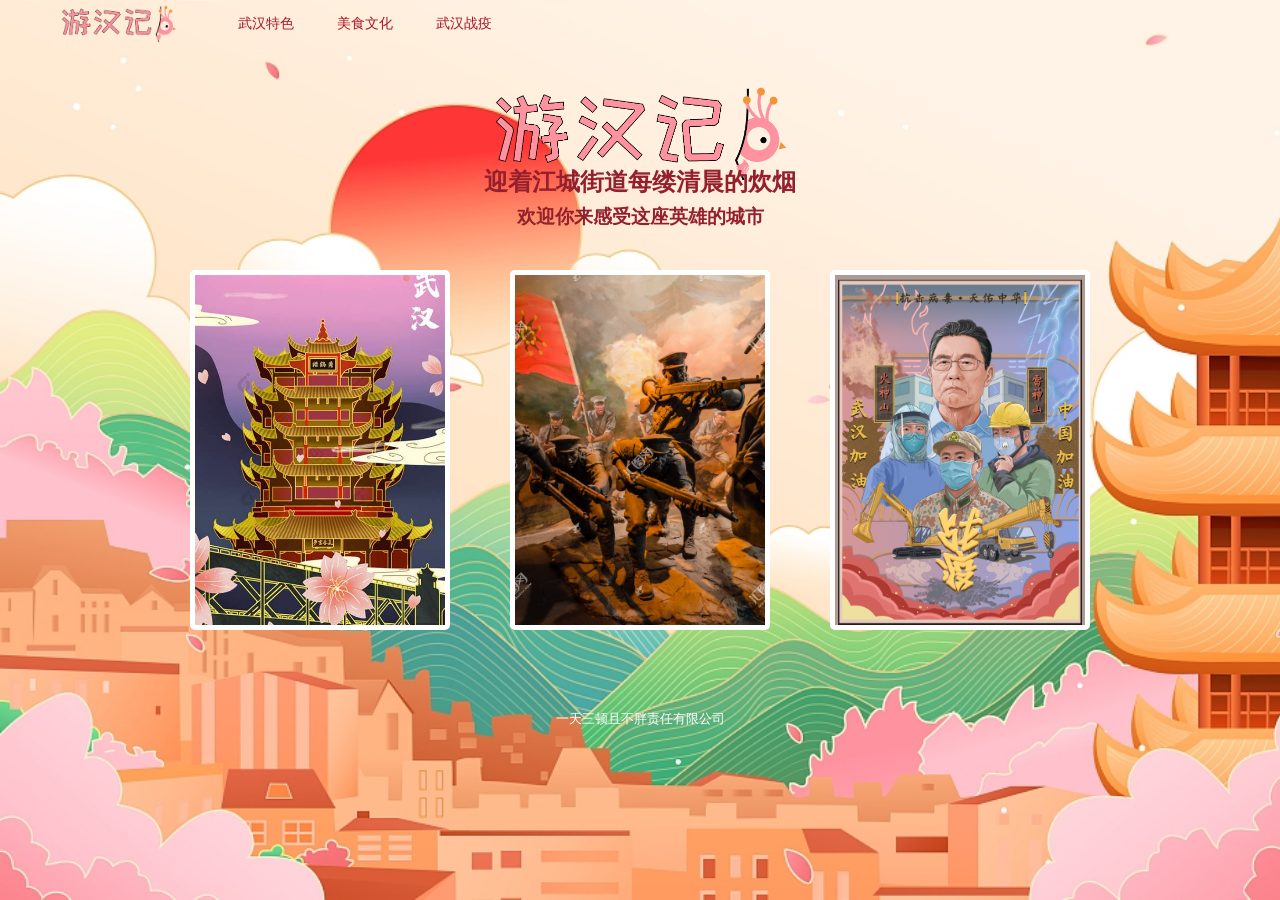
<file: zqsbs/index.html>
<!DOCTYPE html>
<html lang="en">

<head>
    <meta charset="UTF-8">
    <meta http-equiv="X-UA-Compatible" content="IE=edge">
    <meta name="viewport" content="width=device-width, initial-scale=1.0">
    <link rel="stylesheet" href="./css/index.css">
    <link rel="stylesheet" href="./css/header.css">
    <title>武理奇遇</title>
</head>

<body>
    <div class="header">
        <div class="logo">
            <a href="./index.html"><img src="./images/icon/logo.png" alt="logo"></a>
        </div>
        <div class="nav">
            <ul id="nav">
                <li><a class="aa" href="./html/whts.html">武汉特色</a></li>
                <li><a class="aa" href="./html/mswh.html">美食文化</a></li>
                <li><a class="aa" href="./html/whzy.html">武汉战疫</a></li>
            </ul>
        </div>
    </div>

    <div class="container">
        <div class="logo2">
            <img src="./images/icon/logo.png" alt="logo">
        </div>
        <h2 class="word">迎着江城街道每缕清晨的炊烟</h2>
        <h3 class="word">欢迎你来感受这座英雄的城市</h3>
    </div>
    <div class="shell">
        <div class="box">
            <div class="images">
                <img src="./images/index/i1.png" alt="whts" />
            </div>
            <div class="content">
                <a href="./html/whts.html" target="">
                    <h2>武汉特色</h2>
                </a>
            </div>
        </div>
        <div class="box">
            <div class="images">
                <img src="./images/index/i3.png" alt="" />
            </div>
            <div class="content">
                <a href="./html/mswh.html" target="">
                    <h2>美食文化</h2>
                </a>
            </div>
        </div>
        <div class="box">
            <div class="images">
                <img src="./images/index/i4.png" alt="" />
            </div>
            <div class="content">
                <a href="./html/whzy.html" target="">
                    <h2>武汉战疫</h2>
                </a>
            </div>
        </div>
    </div>
    <div class="footer">
        <p>一天三顿且不胖责任有限公司</p>
    </div>
</body>
<script src="./js/hownav.js"></script>

</html>
</file>
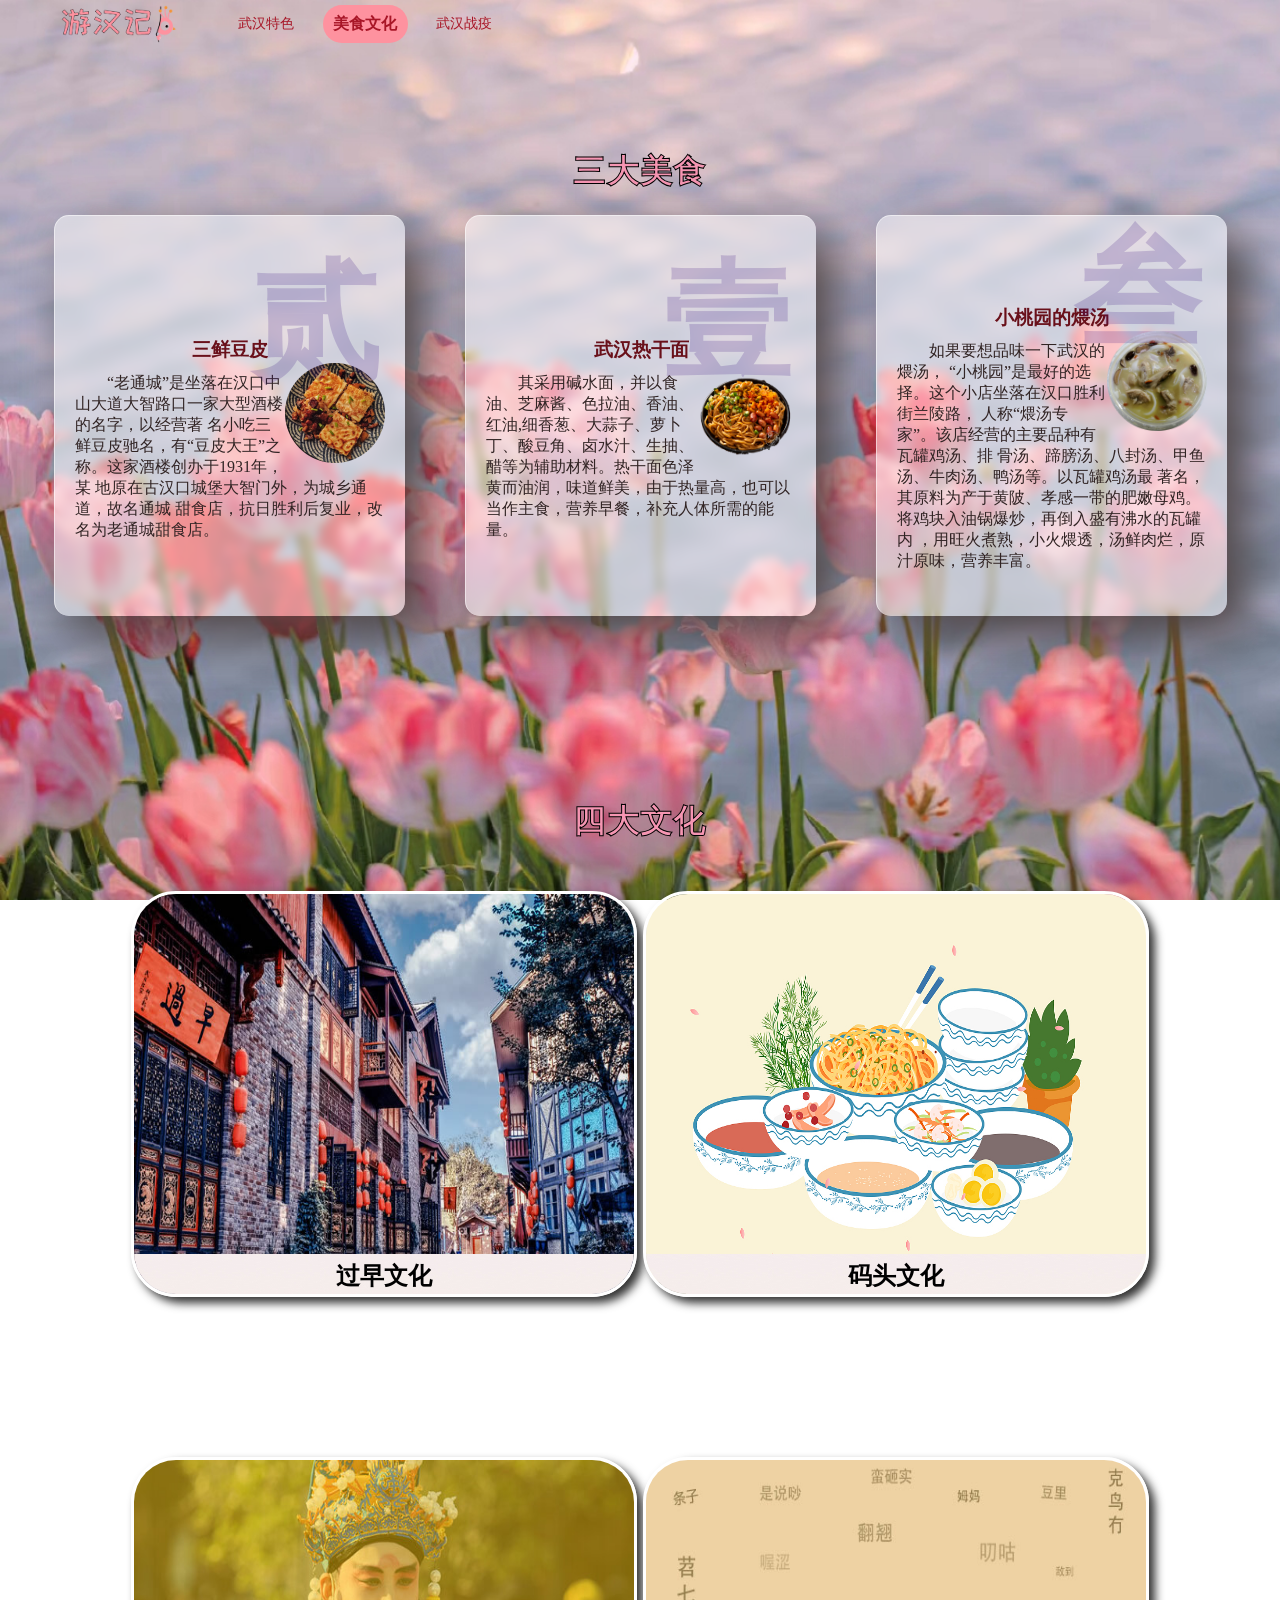
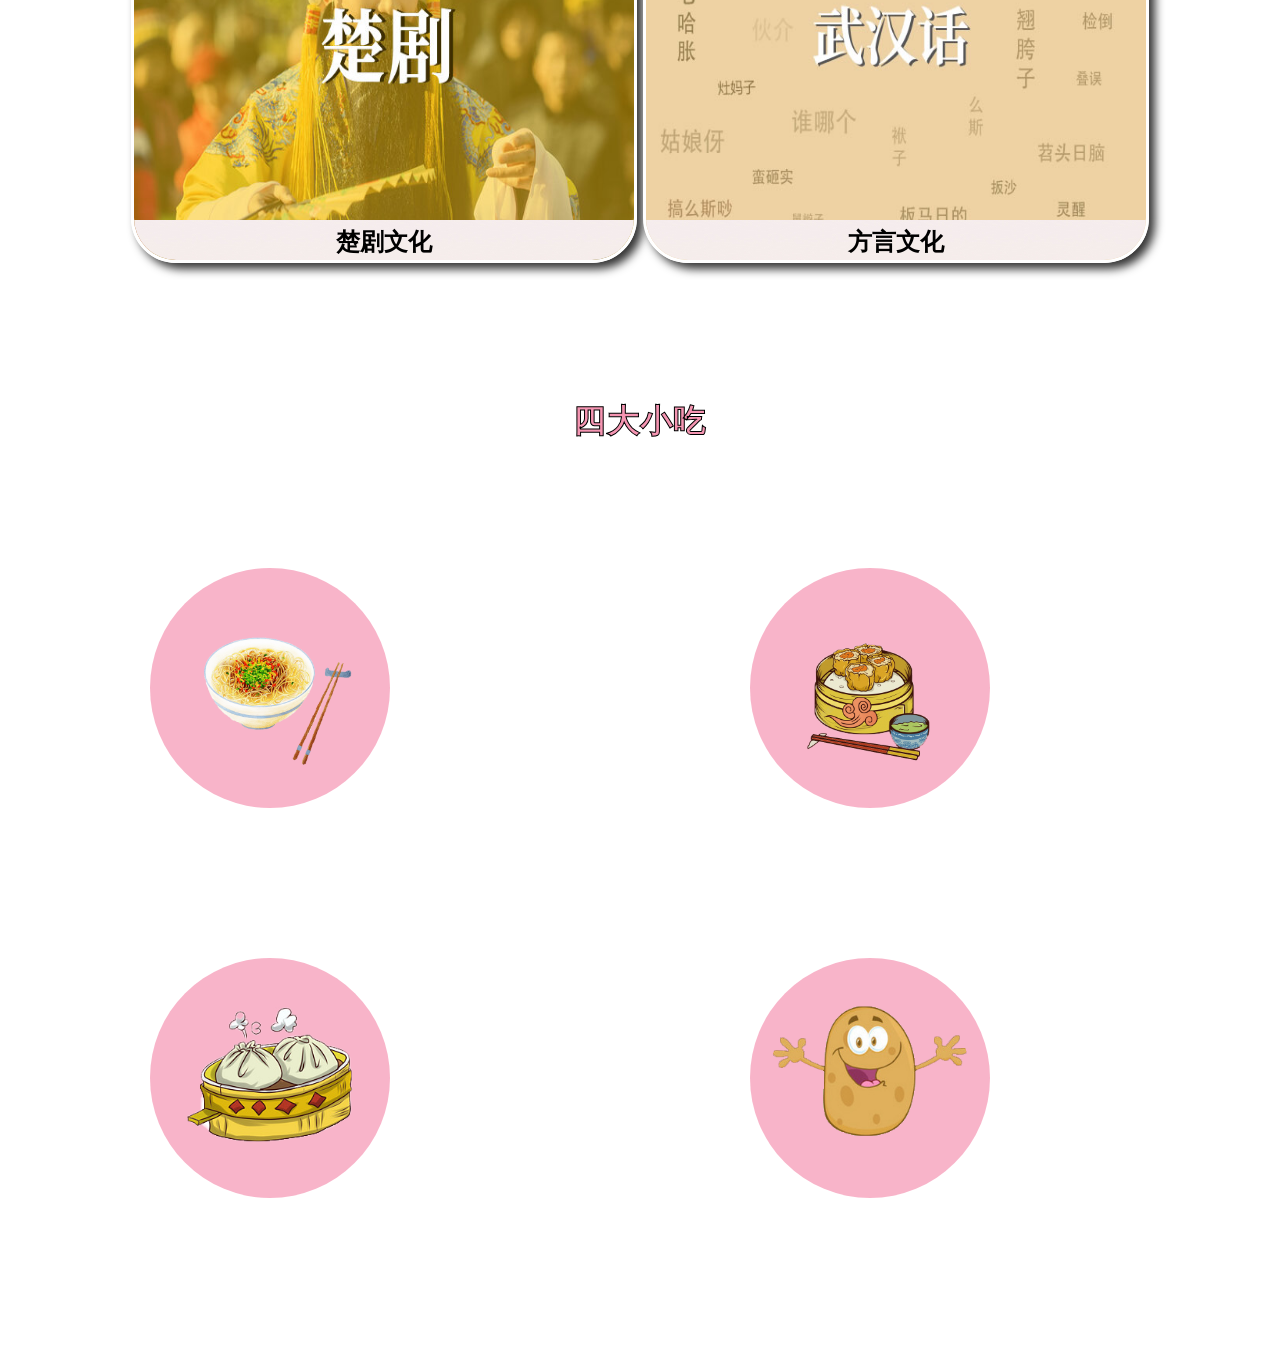
<file: zqsbs/html/mswh.html>
<!DOCTYPE html>
<html lang="en">

<head>
    <meta charset="UTF-8">
    <meta http-equiv="X-UA-Compatible" content="IE=edge">
    <meta name="viewport" content="width=device-width, initial-scale=1.0">
    <link rel="stylesheet" href="../css/header.css">
    <link rel="stylesheet" href="../css/mswh.css">
    <title>美食文化</title>
</head>

<body>
    <div class="header">
        <div class="logo">
            <a href="../index.html"><img src="../images/icon/logo.png" alt="logo"></a>
        </div>
        <div class="nav">
            <ul id="nav">
                <li><a class="aa" href="./whts.html">武汉特色</a></li>
                <li class="one"><a href="./mswh.html">美食文化</a></li>
                <li><a class="aa" href="./whzy.html">武汉战疫</a></li>
            </ul>
        </div>
    </div>
    <h1 class="biaot">三大美食</h1>
    <div class="container_board">
        <div class="card_board">
            <div class="content_board">
                <h2>贰</h2>
                <h3>三鲜豆皮</h3>
                <img src="../images/mstj/sxdp.png" alt="">
                <p>&emsp;&emsp;“老通城”是坐落在汉口中山大道大智路口一家大型酒楼的名字，以经营著 名小吃三鲜豆皮驰名，有“豆皮大王”之称。这家酒楼创办于1931年，某 地原在古汉口城堡大智门外，为城乡通道，故名通城 甜食店，抗日胜利后复业，改名为老通城甜食店。
                </p>
            </div>
        </div>
        <div class="card_board">
            <div class="content_board">
                <h2>壹</h2>
                <h3>武汉热干面</h3>
                <img src="../images/mstj/rgm2.png" alt="">
                <p>&emsp;&emsp;其采用碱水面，并以食油、芝麻酱、色拉油、香油、红油,细香葱、大蒜子、萝卜丁、酸豆角、卤水汁、生抽、醋等为辅助材料。热干面色泽黄而油润，味道鲜美，由于热量高，也可以当作主食，营养早餐，补充人体所需的能量。</p>
            </div>
        </div>
        <div class="card_board">
            <div class="content_board">
                <h2>叁</h2>
                <h3>小桃园的煨汤</h3>
                <img src="../images/mstj/wt.png" alt="">
                <p>&emsp;&emsp;如果要想品味一下武汉的煨汤， “小桃园”是最好的选择。这个小店坐落在汉口胜利街兰陵路， 人称“煨汤专家”。该店经营的主要品种有瓦罐鸡汤、排 骨汤、蹄膀汤、八封汤、甲鱼汤、牛肉汤、鸭汤等。以瓦罐鸡汤最 著名，其原料为产于黄陂、孝感一带的肥嫩母鸡。将鸡块入油锅爆炒，再倒入盛有沸水的瓦罐内 ，用旺火煮熟，小火煨透，汤鲜肉烂，原汁原味，营养丰富。</p>
            </div>
        </div>
    </div>

    <h1 class="biaot2">四大文化</h1>
    <div class="container_culture">
        <div class="card">
            <div class="img">
                <img src="../images/mswh/guozao.jpg" alt="">
            </div>
            <div class="content">
                <h2>过早文化</h2>
                <p>
                    &emsp;&emsp;武汉之所以形成“过早”的文化，与武汉的重要地理位置密不可分。环抱两江的武汉近代以来是重要的商贸码头。在匆忙的赶工路上来不及吃早餐，只能在路上买着边走边吃。渐渐地，过早成了武汉的一种习惯，一种习俗。“过”字带有着的仪式感，足以表明武汉人对早餐的重视态度；同时，与“吃早餐”这种说法相比，“过早”二字，总是带有着匆忙赶时间的意味。
                </p>
            </div>
        </div>
        <div class="card">
            <div class="img">
                <img src="../images/mswh/matou.jpg" alt="">
            </div>
            <div class="content">
                <h2>码头文化</h2>
                <p>
                    &emsp;&emsp;作为九省通衢之地，武汉紧靠着长江这条母亲河，这条从古至今都很繁忙的黄金水道，为了承接货物，流转货物，诞生了大大小小的码头，很多人为了谋生，便在码头扛大包，卖苦力，每天身体热量消耗很大，很需要既能快速填饱肚子，又很实惠的食物。
                </p>
            </div>
        </div>
    </div>
    <div class="container_culture">
        <div class="card">
            <div class="img">
                <img src="../images/mswh/chuju.jpg" alt="">
            </div>
            <div class="content">
                <h2>楚剧文化</h2>
                <p>
                    &emsp;&emsp;楚剧,旧称哦呵腔、黄孝花鼓戏、西路花鼓戏,清代道光年间鄂东流行的哦呵腔与湖北省武汉市黄陂区、孝感市带的山歌、道情、竹马、高跷及民间说唱等融合,形成一个独立的地方传统声腔剧种之一,1926年改称楚剧, 距今已有一-百五十 余年的历史。是湖北地区具有广泛影响的地方剧种。
                </p>
            </div>
        </div>
        <div class="card">
            <div class="img">
                <img src="../images/mswh/fangyan.jpg" alt="">
            </div>
            <div class="content">
                <h2>方言文化</h2>
                <p>
                    &emsp;&emsp;武汉话是大部分武汉居民所操方言。武汉话在方言学的分类系谱上，属于官话方言（北方方言）中的西南官话-武汉-天门片区（武天片），与成都方言、重庆方言、贵州方言等同属一个系谱，也是西南官话地理分布上的最东端，东南端被临界的湘方言、赣方言、官话江淮方言等所包围。
                </p>
            </div>
        </div>
    </div>

    <h1 class="biaot3">四大小吃</h1>

    <div class="container_food">
        <div class="box_food">
            <div class="card_food">
                <div class="circle">
                    <img src="../images/mstj/htm1.png" class="logo" alt="">
                </div>
                <div class="content_food">
                    <h2>糊汤粉</h2>
                    <p>
                        糊汤粉的汤汁，是用两三寸长的野生小鲫鱼熬制成的。天然环境下，自然生长的野生鲫鱼，肉质密实、紧凑，味道异常鲜美。经营糊汤粉的商贩，通常是在头天下午买回活蹦乱跳的小鲫鱼，然后将鱼剖洗干净，放在文火上，整整熬一个通宵。鱼肉熬得不见形，鱼骨几乎熬化了，鱼肉、鱼骨髓全融进了汤里。用鲜活鱼彻夜熬制出的鱼汤，味鲜汁浓，回味带点清甜，含在嘴里，似乎有一股生命气息在齿间游走。用来做糊汤粉的米粉，是用籼稻米磨成浆制成的。米粉像线粉一样细，洁白细长，口感柔韧有劲。
                    </p>
                </div>
                <img src="../images/mstj/htm.png" class="img_food" alt="">
            </div>
        </div>
        <div class="box_food">
            <div class="card_food">
                <div class="circle">
                    <img src="../images/mstj/sm1.png" class="logo" alt="">
                </div>
                <div class="content_food">
                    <h2>烧麦</h2>
                    <p>
                        汉口花楼街、交通路交汇处的“顺香居”是一家有着近五十年历史的老店。该店制作的重油烧麦，油重而不腻人，味道鲜美，而且形如银菊，看一眼就叫人胃口大开。烧麦的制作方法是将肥膘猪肉、馒头、橘饼、花生米、冰糖、葡萄干等切成小丁，略微一炒，再用桂花、红绿丝、白糖调合成馅。面粉加水适量，放少许精盐揉和成面团，擀成一张张荷叶形薄皮，放入馅心，加少许麻油包成。烧麦或炸、或烤、或蒸，皆香甜可口，令人食之不厌。</p>
                </div>
                <img src="../images/mstj/sm2.png" class="img_food" alt="">
            </div>
        </div>
        <div class="box_food">
            <div class="card_food">
                <div class="circle">
                    <img src="../images/mstj/tb.png" class="logo" alt="">
                </div>
                <div class="content_food">
                    <h2>汤包</h2>
                    <p>四季美汤包1927年开业，一年四季都有美食供应。有名厨在该店制作江苏风味武汉 化的小笼汤包，肉皮用得新鲜，肉馅要一指膘的精肉，蟹黄汤包要用阳澄湖大鲜 蟹，受到食客的好评，被誉为“汤包大王”，汤包成为主打。最经典的吃法是先轻咬 破表皮，慢慢吸尽里面的汤汁，然后再吃汤包的面皮和肉馅。
                    </p>
                </div>
                <img src="../images/mstj/bz.png" class="img_food" alt="">
            </div>
        </div>
        <div class="box_food">
            <div class="card_food">
                <div class="circle">
                    <img src="../images/mstj/ds2.png" class="logo" alt="">
                </div>
                <div class="content_food">
                    <h2>豆丝</h2>
                    <p>“福庆和”坐落在汉口中山大道，在六渡桥一带，以经黄陂风味的豆丝著称。 粉质钦滑，味鲜可口。豆丝是武汉市黄陂区三大传统小吃之一（其他还有 黄陂三鲜、黄陂糍粑）。吃客唐鲁孙：“谈到吃牛肉，黄陂的牛肉豆丝，固 然远近知名，上海弄堂汽油桶的牛肉汤，倒也货真价实，腴而不腻。是长江 中下游区域的农家传统食品，主要分布在湖北东南部、安徽西南部及江西。 豆丝是用大米、绿豆等按一定比例打浆摊成饼并切成条状此时为软的湿豆丝 ，当然为了便于保存可切丝晾干成为干豆丝。 </p>
                </div>
                <img src="../images/mstj/ds1.png" class="img_food" id="img_ds" alt="">
            </div>
        </div>
    </div>
</body>
<script src="../js/hownav.js"></script>

</html>
</file>
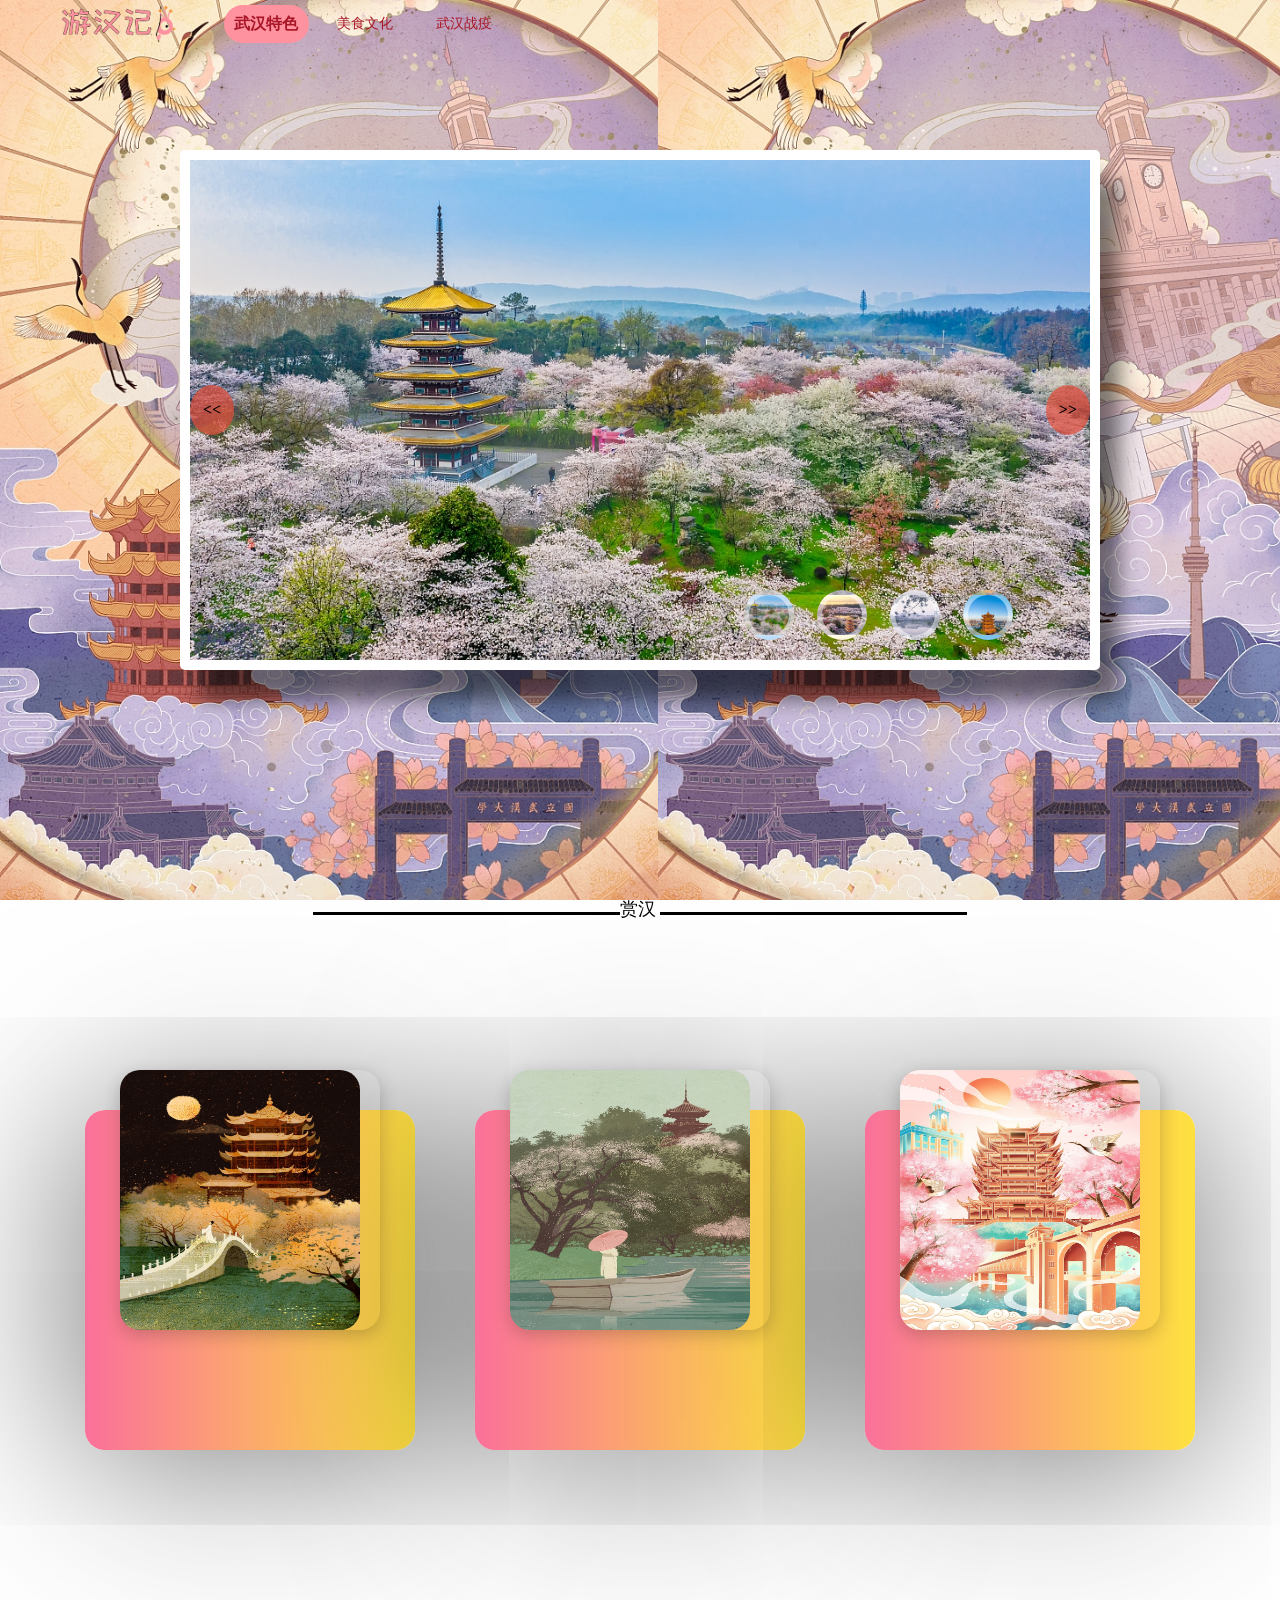
<file: zqsbs/html/whts.html>
<!DOCTYPE html>
<html lang="en">

<head>
    <meta charset="UTF-8">
    <meta http-equiv="X-UA-Compatible" content="IE=edge">
    <meta name="viewport" content="width=device-width, initial-scale=1.0">
    <link rel="stylesheet" href="../css/whts.css">
    <link rel="stylesheet" href="../css/header.css">
    <title>武汉特色</title>
</head>

<body>
    <div class="header">
        <div class="logo">
            <a href="../index.html"><img src="../images/icon/logo.png" alt="logo"></a>
        </div>
        <div class="nav">
            <ul id="nav">
                <li class="one"><a href="./whts.html">武汉特色</a></li>
                <li><a class="aa" href="./mswh.html">美食文化</a></li>
                <li><a class="aa" href="./whzy.html">武汉战疫</a></li>
            </ul>
        </div>
    </div>


    <div class="lunbo">
        <ul class="big-images">
            <li class="img" style="background-image: url(../images/whts/lbt1.jpg);"></li>
            <li class="img" style="background-image: url(../images/whts/lbt2.jpg);"></li>
            <li class="img" style="background-image: url(../images/whts/lbt3.jpg);"></li>
            <li class="img" style="background-image: url(../images/whts/lbt4.jpg);"></li>
        </ul>
        <ul class="min-images">
            <li class="min" style="background-image: url(../images/whts/lbt1.jpg);"></li>
            <li class="min" style="background-image: url(../images/whts/lbt2.jpg);"></li>
            <li class="min" style="background-image: url(../images/whts/lbt3.jpg);"></li>
            <li class="min" style="background-image: url(../images/whts/lbt4.jpg);"></li>
        </ul>
        <div class="button">
            <div class="button-left">
                <b><<</b> </div>
            <div class="button-right">
                <b>>></b>
            </div>
        </div>
    </div>


    <div class="box">
        <span class="line"></span>赏汉
        <span class="line"></span>
    </div>


    <div class="mainn">
        <div class="card">
            <div class="card-img">
                <img src="../images/whts/card1.jpg" alt="">
            </div>
            <div class="content">
                <h5>黄鹤楼</h5>
                <h2>菩萨蛮·黄鹤楼</h2>
                <p>茫茫九派流中国，沉沉一线穿南北。</p>
                <p>烟雨莽苍苍，龟蛇锁大江。</p>
                <p>黄鹤知何去？剩有游人处。</p>
                <p>把酒酹滔滔，心潮逐浪高！</p>
            </div>
        </div>
        <div class="card">
            <div class="card-img">
                <img src="../images/whts/card2.jpg" alt="">
            </div>
            <div class="content">
                <h5>东湖</h5>
                <h2>东湖吟</h2>
                <p>此身如入画中游，水碧山青一望收。</p>
                <p>红叶野烧柳浪渡，清风雅唱听涛楼。</p>
                <p>珞珈阶下血犹湿，九女墩前恨未休。</p>
                <p>屈子文章悬日月，行吟阁上白云浮。</p>
            </div>
        </div>
        <div class="card c33">
            <div class="card-img">
                <img src="../images/whts/card3.jpg" alt="">
            </div>
            <div class="content">
                <h5>长江大桥</h5>
                <h2>水调歌头</h2>
                <h6>毛泽东 </h6>
                <p>才饮长沙水，又食武昌鱼。</p>
                <p>万里长江横渡，极目楚天舒。</p>
                <p>不管风吹浪打，胜似闲庭信步，</p>
                <p>今日得宽余。</p>
                <p>子在川上曰：逝者如斯夫！</p>
                <p>风樯动，龟蛇静，起宏图。</p>
                <p>一桥飞架南北，天堑变通途。</p>
                <p> 更立西江石壁，截断巫山云雨，</p>
                <p>高峡出平湖。</p>
                <p>神女应无恙，当惊世界殊。</p>
                </p>
            </div>
        </div>

    </div>
</body>

<script src="../js/hownav.js"></script>
<script src="../js/whts.js"></script>

</html>
</file>
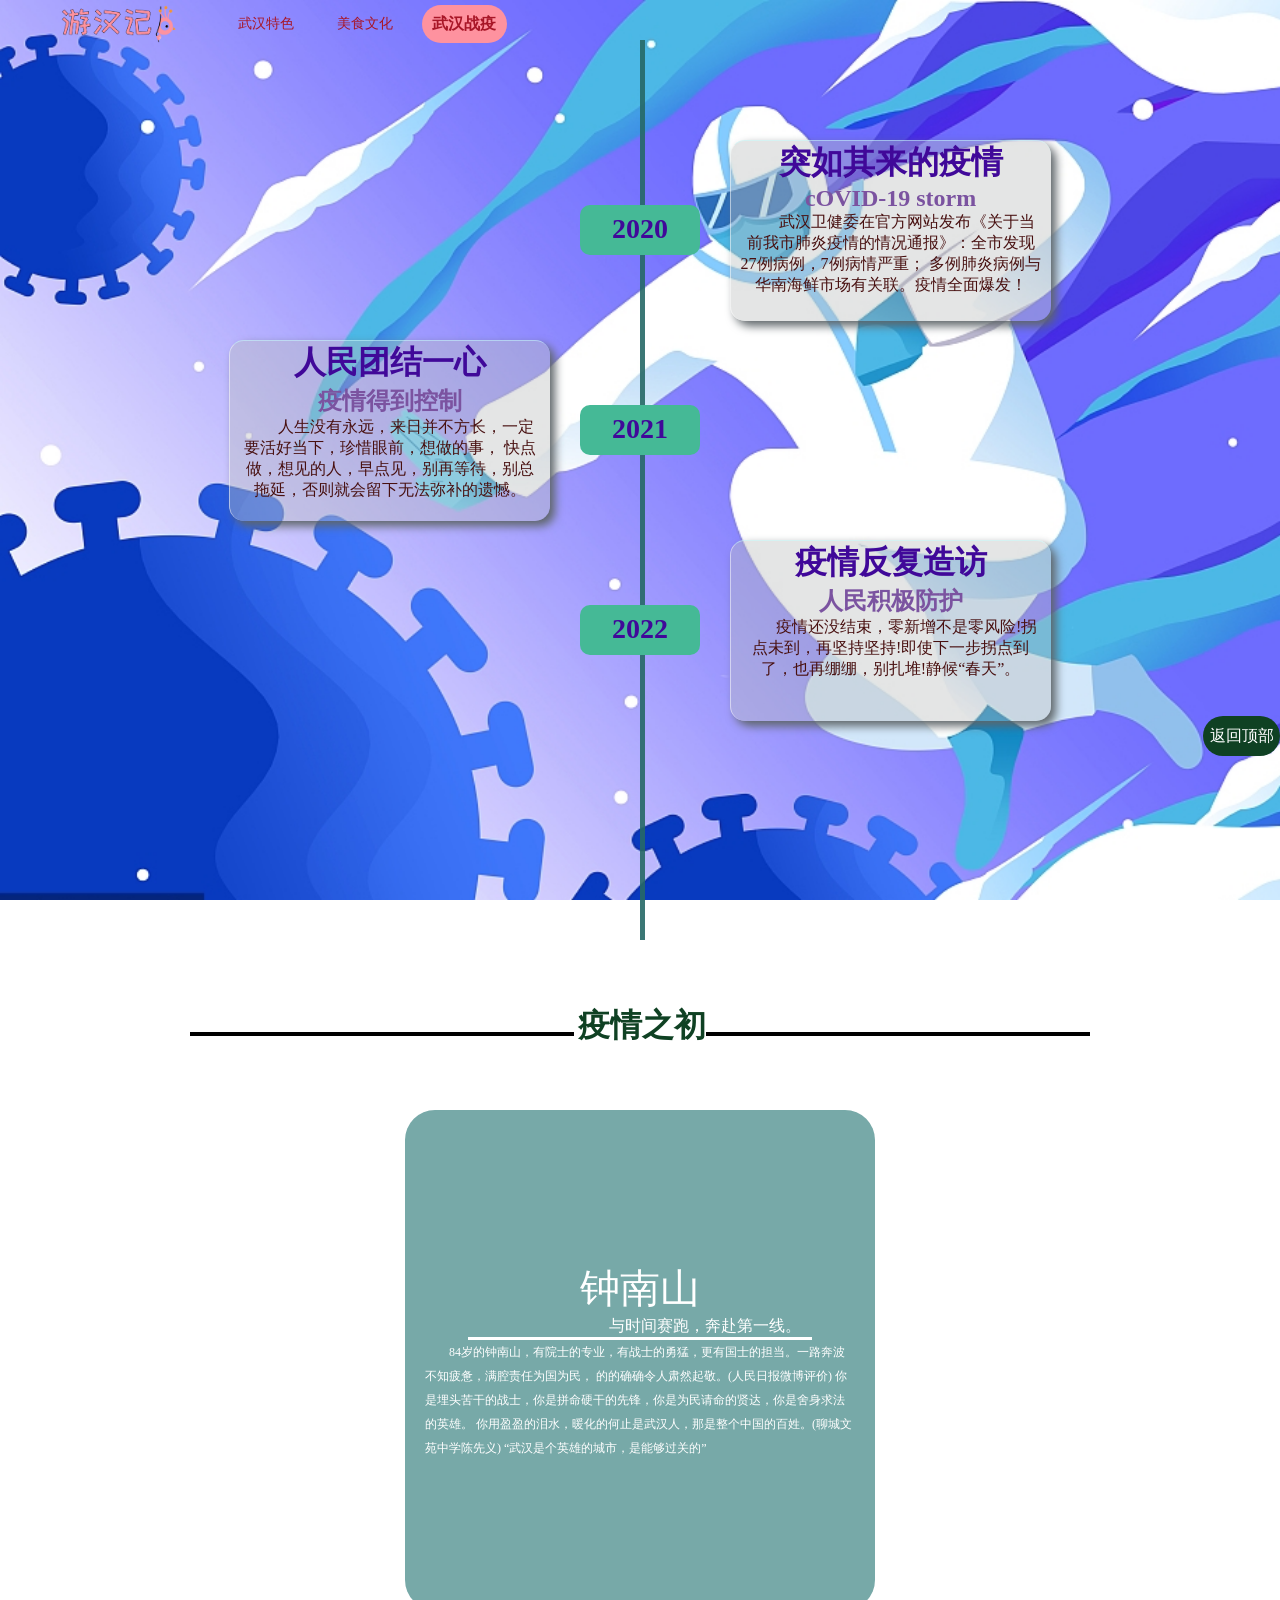
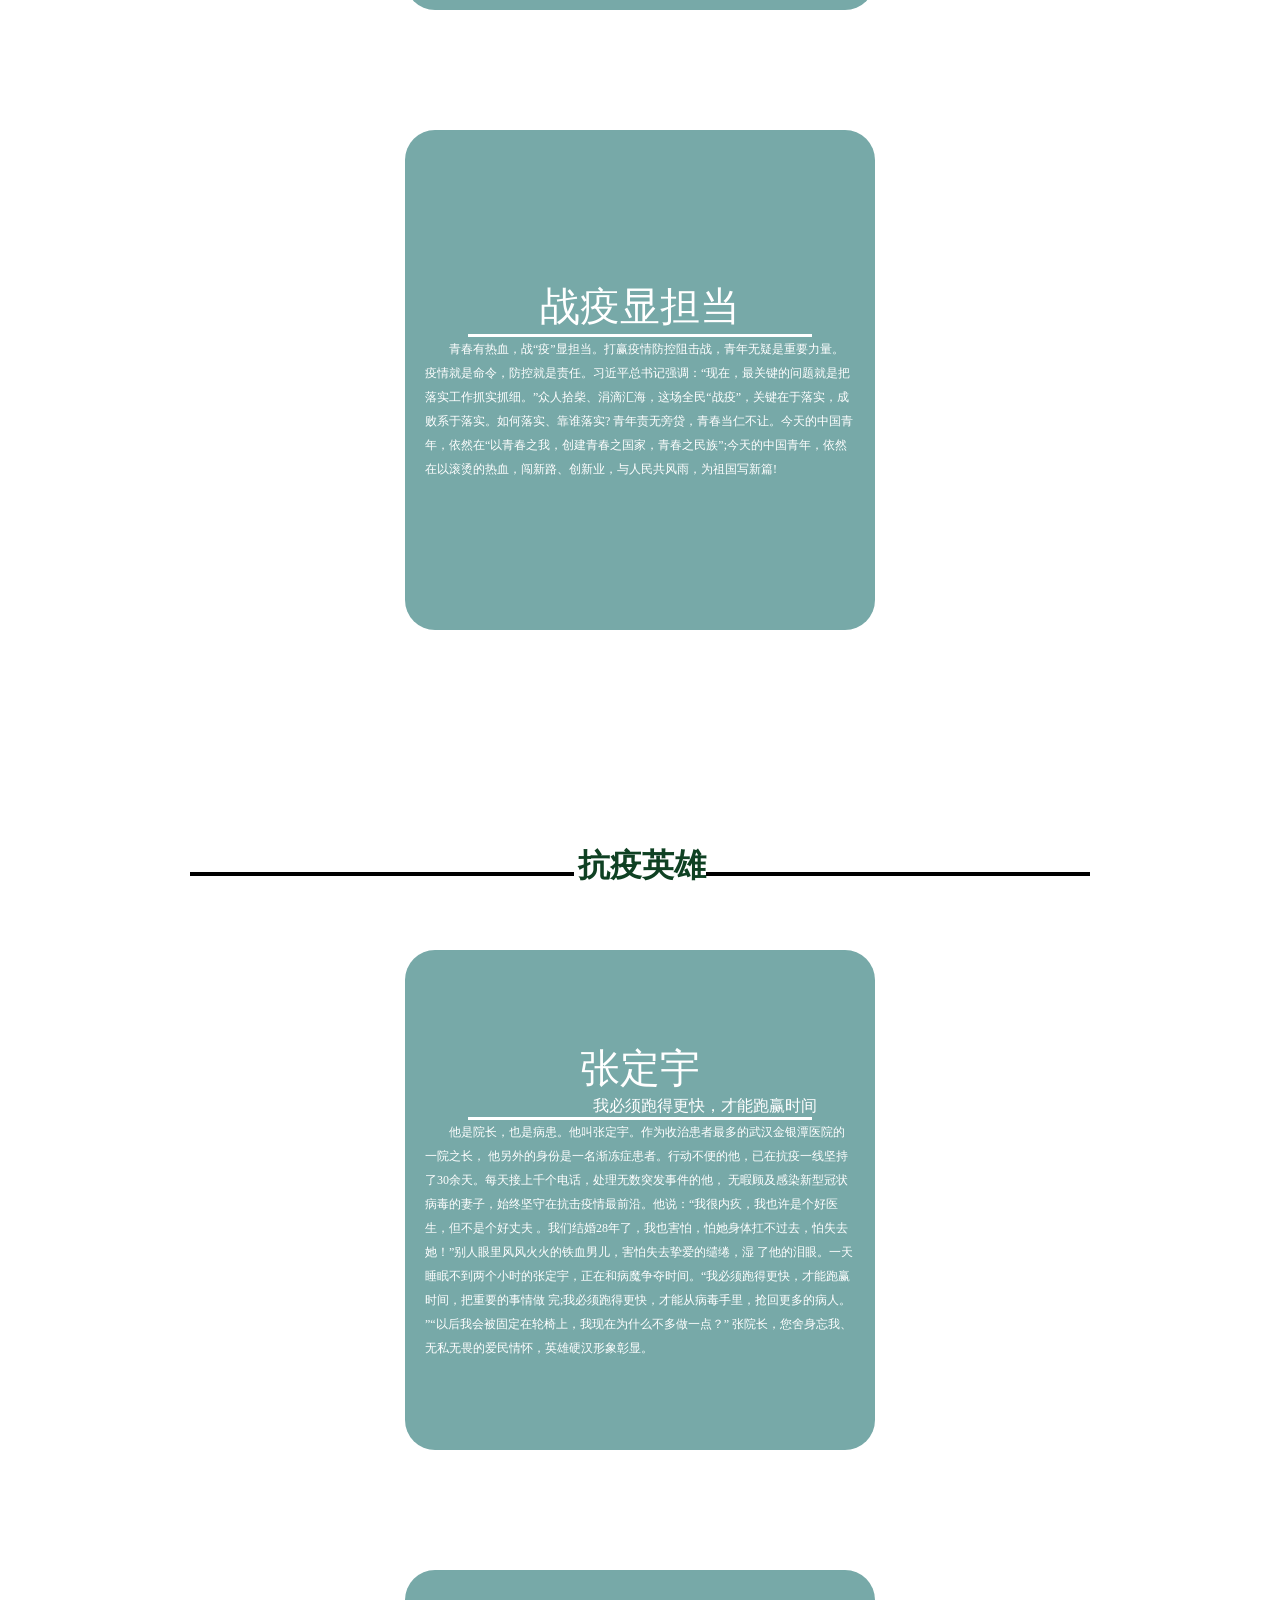
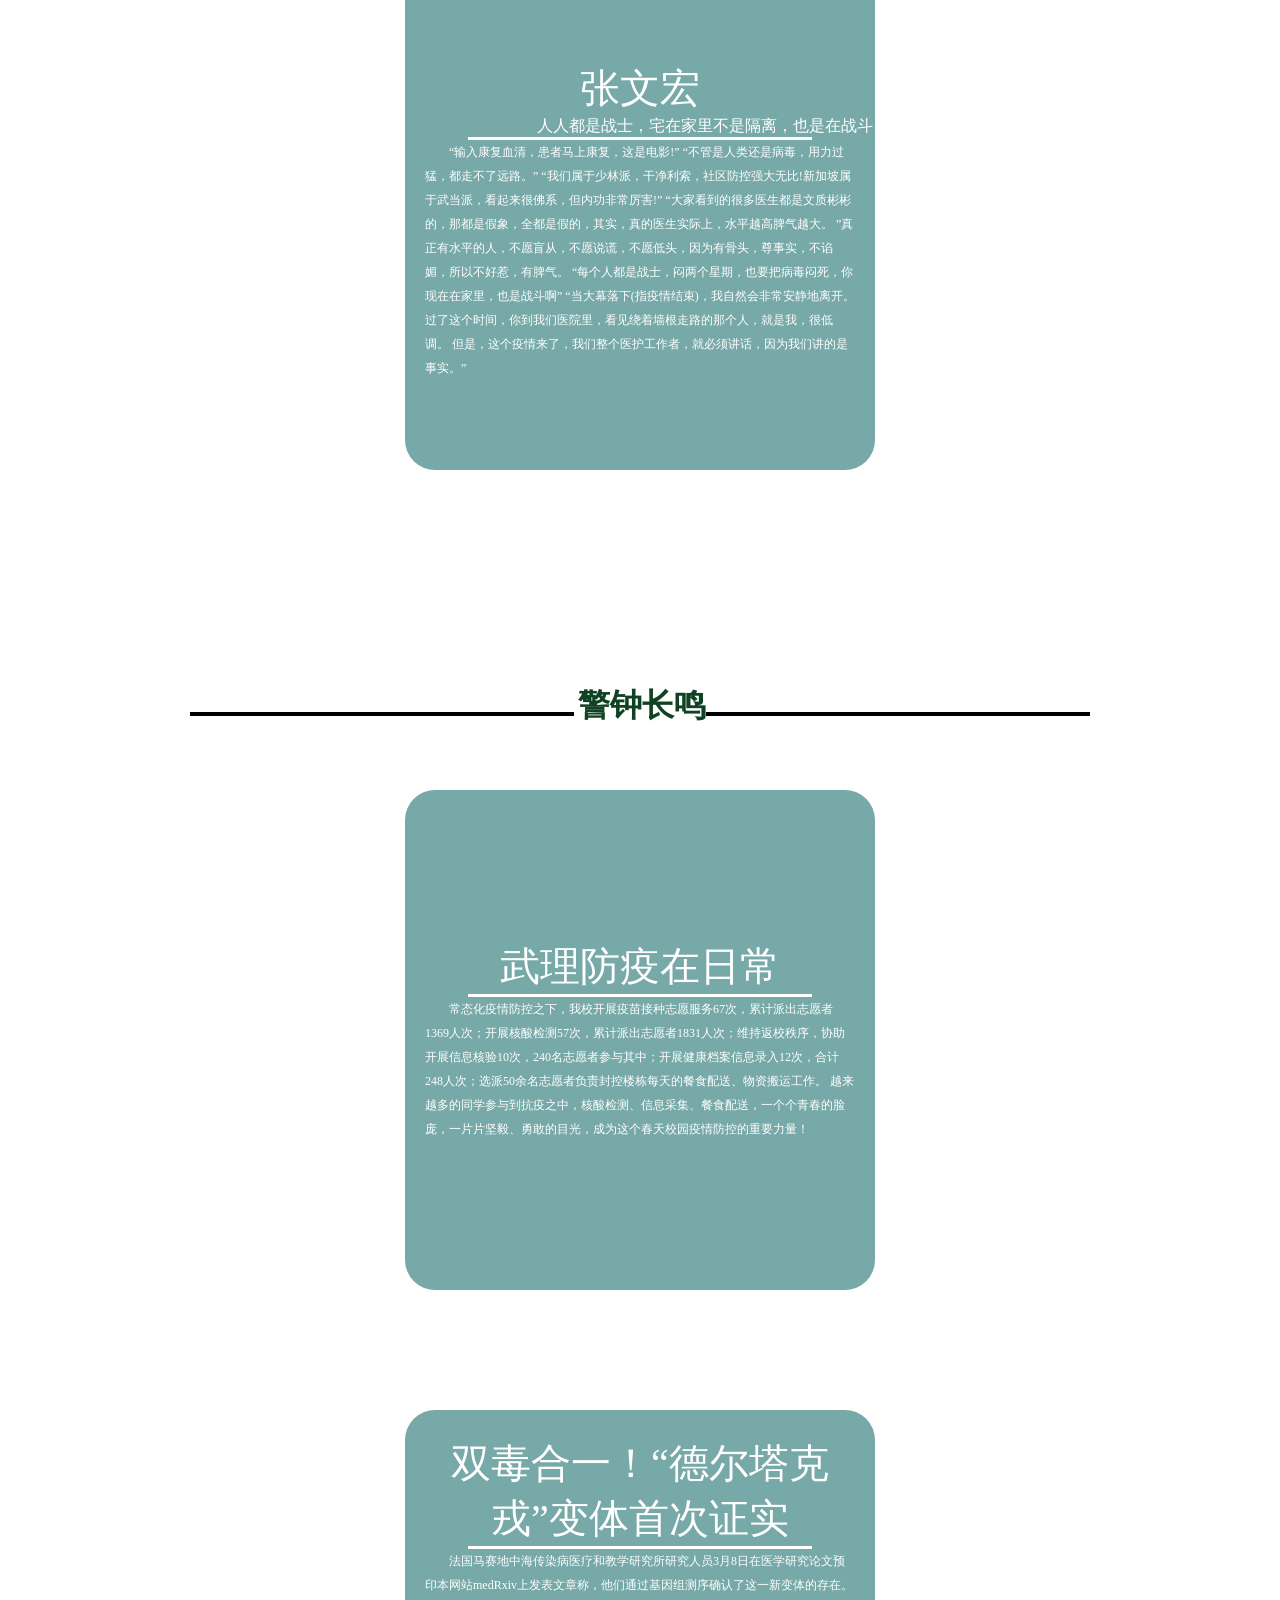
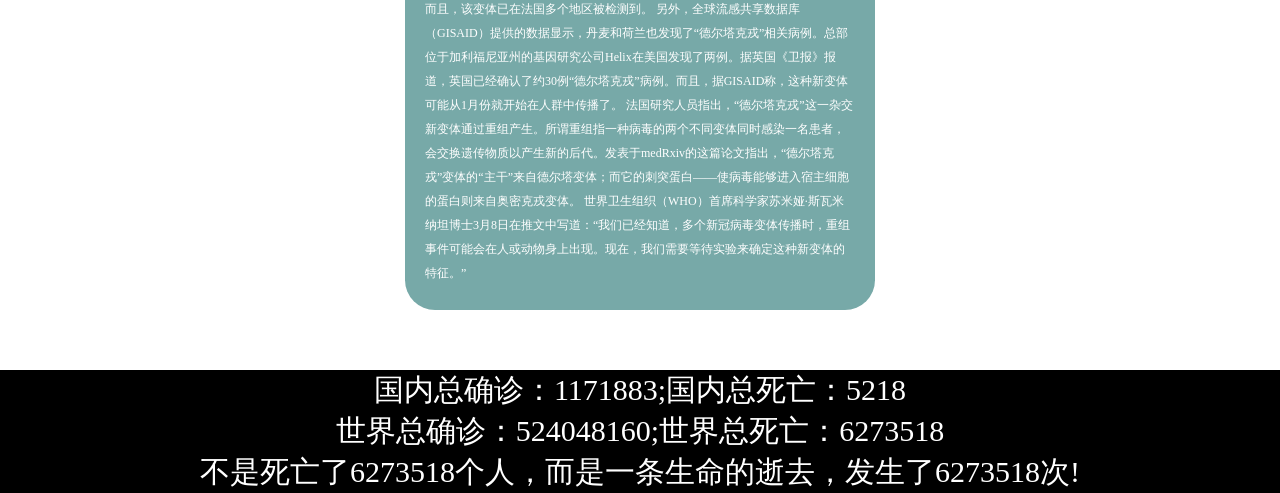
<file: zqsbs/html/whzy.html>
<!DOCTYPE html>
<html lang="en">

<head>
    <meta charset="UTF-8">
    <meta http-equiv="X-UA-Compatible" content="IE=edge">
    <meta name="viewport" content="width=device-width, initial-scale=1.0">
    <title>武汉战疫</title>
    <link rel="stylesheet" href="../css/header.css">
    <link rel="stylesheet" href="../css/whzy.css">

</head>

<body>
    <div class="header">
        <div class="logo">
            <a href="../index.html"><img src="../images/icon/logo.png" alt="logo"></a>
        </div>
        <div class="nav">
            <ul id="nav">
                <li><a class="aa" href="./whts.html">武汉特色</a></li>
                <li><a class="aa" href="./mswh.html">美食文化</a></li>
                <li class="one"><a href="./whzy.html">武汉战疫</a></li>
            </ul>
        </div>
    </div>

    <div id="Totop"></div>

    <div class="time-base">
        <div class="wrap">

            <div class="box">
                <div class="left"></div>
                <div class="center"><span>
                     <a href="javascript:void(0);" onclick="onTouch1()">2020</a>
                </span></div>
                <div class="right">
                    <div class="inbox">
                        <div class="time-img ri1"></div>
                        <div class="txt">
                            <h1>突如其来的疫情</h1>
                            <h2>cOVID-19 storm</h2>
                            <span>&emsp;&emsp;武汉卫健委在官方网站发布《关于当前我市肺炎疫情的情况通报》：全市发现27例病例，7例病情严重；
                                多例肺炎病例与华南海鲜市场有关联。疫情全面爆发！
                               </span>
                        </div>
                    </div>
                </div>
            </div>

            <div class="box">
                <div class="left">
                    <div class="inbox">
                        <div class="time-img li1"></div>
                        <div class="txt">
                            <h1>人民团结一心</h1>
                            <h2>疫情得到控制</h2>
                            <span>&emsp;&emsp;人生没有永远，来日并不方长，一定要活好当下，珍惜眼前，想做的事，
                                快点做，想见的人，早点见，别再等待，别总拖延，否则就会留下无法弥补的遗憾。</span>
                        </div>
                    </div>
                </div>
                <div class="center"><span>
                    <a href="javascript:void(0);" onclick="onTouch2()">2021</a>
                </span></div>
                <div class="right"></div>
            </div>

            <div class="box">
                <div class="left"></div>
                <div class="center"><span>
                    <a href="javascript:void(0);" onclick="onTouch3()">2022</a>
                </span></div>
                <div class="right">
                    <div class="inbox">
                        <div class="time-img ri2"></div>
                        <div class="txt">
                            <h1>疫情反复造访</h1>
                            <h2>人民积极防护</h2>
                            <span>&emsp;&emsp;疫情还没结束，零新增不是零风险!拐点未到，再坚持坚持!即使下一步拐点到了，也再绷绷，别扎堆!静候“春天”。</span>
                        </div>

                    </div>
                </div>
            </div>

        </div>
    </div>


    <div class="container con1">
        <div class="con_line">
            <span class="line"></span>
            <h1 id="tz1">疫情之初</h1><span class="line"></span>
        </div>
        <div class="inContainer">
            <div class="card">
                <div class="content">
                    <p class="text_name">钟南山</p>
                    <p class="sub">与时间赛跑，奔赴第一线。</p>
                    <p class="card_line"></p>
                    <p class="text">&emsp;&emsp;84岁的钟南山，有院士的专业，有战士的勇猛，更有国士的担当。一路奔波不知疲惫，满腔责任为国为民， 的的确确令人肃然起敬。(人民日报微博评价) 你是埋头苦干的战士，你是拼命硬干的先锋，你是为民请命的贤达，你是舍身求法的英雄。 你用盈盈的泪水，暖化的何止是武汉人，那是整个中国的百姓。(聊城文苑中学陈先义) “武汉是个英雄的城市，是能够过关的”
                    </p>
                </div>
                <div class="img_"></div>
            </div>
            <div class="card">
                <div class="content">
                    <p class="text_name">战疫显担当</p>
                    <p class="card_line"></p>
                    <p class="text">&emsp;&emsp;青春有热血，战“疫”显担当。打赢疫情防控阻击战，青年无疑是重要力量。疫情就是命令，防控就是责任。习近平总书记强调：“现在，最关键的问题就是把落实工作抓实抓细。”众人拾柴、涓滴汇海，这场全民“战疫”，关键在于落实，成败系于落实。如何落实、靠谁落实?
                        <span></span> 青年责无旁贷，青春当仁不让。今天的中国青年，依然在“以青春之我，创建青春之国家，青春之民族”;今天的中国青年，依然在以滚烫的热血，闯新路、创新业，与人民共风雨，为祖国写新篇!
                    </p>
                </div>
            </div>
        </div>
    </div>

    <div class="container con2">
        <div class="con_line">
            <span class="line"></span>
            <h1 id="tz2">抗疫英雄</h1><span class="line"></span>
        </div>
        <div class="inContainer">
            <div class="card">
                <div class="content">
                    <p class="text_name">张定宇</p>
                    <p class="sub">我必须跑得更快，才能跑赢时间 </p>
                    <p class="card_line"></p>
                    <p class="text">&emsp;&emsp;他是院长，也是病患。他叫张定宇。作为收治患者最多的武汉金银潭医院的一院之长， 他另外的身份是一名渐冻症患者。行动不便的他，已在抗疫一线坚持了30余天。每天接上千个电话，处理无数突发事件的他， 无暇顾及感染新型冠状病毒的妻子，始终坚守在抗击疫情最前沿。他说：“我很内疚，我也许是个好医生，但不是个好丈夫 。我们结婚28年了，我也害怕，怕她身体扛不过去，怕失去她！”别人眼里风风火火的铁血男儿，害怕失去挚爱的缱绻，湿 了他的泪眼。一天睡眠不到两个小时的张定宇，正在和病魔争夺时间。“我必须跑得更快，才能跑赢时间，把重要的事情做
                        完;我必须跑得更快，才能从病毒手里，抢回更多的病人。 ”“以后我会被固定在轮椅上，我现在为什么不多做一点？” 张院长，您舍身忘我、无私无畏的爱民情怀，英雄硬汉形象彰显。
                    </p>
                </div>
                <div class="img_"></div>
            </div>
            <div class="card">
                <div class="content">
                    <p class="text_name">张文宏</p>
                    <p class="sub">人人都是战士，宅在家里不是隔离，也是在战斗</p>
                    <p class="card_line"></p>
                    <p class="text">&emsp;&emsp;“输入康复血清，患者马上康复，这是电影!” “不管是人类还是病毒，用力过猛，都走不了远路。” “我们属于少林派，干净利索，社区防控强大无比!新加坡属于武当派，看起来很佛系，但内功非常厉害!” “大家看到的很多医生都是文质彬彬的，那都是假象，全都是假的，其实，真的医生实际上，水平越高脾气越大。
                        <span></span> ”真正有水平的人，不愿盲从，不愿说谎，不愿低头，因为有骨头，尊事实，不谄媚，所以不好惹，有脾气。 “每个人都是战士，闷两个星期，也要把病毒闷死，你现在在家里，也是战斗啊” “当大幕落下(指疫情结束)，我自然会非常安静地离开。 过了这个时间，你到我们医院里，看见绕着墙根走路的那个人，就是我，很低调。 但是，这个疫情来了，我们整个医护工作者，就必须讲话，因为我们讲的是事实。”
                    </p>
                </div>
            </div>
        </div>
    </div>

    <div class="container con3">
        <div class="con_line">
            <span class="line"></span>
            <h1 id="tz3">警钟长鸣</h1><span class="line"></span>
        </div>
        <div class="inContainer">
            <div class="card">
                <div class="content">
                    <p class="text_name">武理防疫在日常</p>
                    <p class="sub"></p>
                    <p class="card_line"></p>
                    <p class="text">&emsp;&emsp;常态化疫情防控之下，我校开展疫苗接种志愿服务67次，累计派出志愿者1369人次；开展核酸检测57次，累计派出志愿者1831人次；维持返校秩序，协助开展信息核验10次，240名志愿者参与其中；开展健康档案信息录入12次，合计248人次；选派50余名志愿者负责封控楼栋每天的餐食配送、物资搬运工作。 越来越多的同学参与到抗疫之中，核酸检测、信息采集、餐食配送，一个个青春的脸庞，一片片坚毅、勇敢的目光，成为这个春天校园疫情防控的重要力量！</p>
                    <img src="../images/whzy/zyz.jpg" alt="">
                </div>
            </div>
            <div class="card">
                <div class="content">
                    <p class="text_name">双毒合一！“德尔塔克戎”变体首次证实</p>
                    <p class="card_line"></p>
                    <p class="text">&emsp;&emsp;法国马赛地中海传染病医疗和教学研究所研究人员3月8日在医学研究论文预印本网站medRxiv上发表文章称，他们通过基因组测序确认了这一新变体的存在。而且，该变体已在法国多个地区被检测到。 另外，全球流感共享数据库（GISAID）提供的数据显示，丹麦和荷兰也发现了“德尔塔克戎”相关病例。总部位于加利福尼亚州的基因研究公司Helix在美国发现了两例。据英国《卫报》报道，英国已经确认了约30例“德尔塔克戎”病例。而且，据GISAID称，这种新变体可能从1月份就开始在人群中传播了。
                        法国研究人员指出，“德尔塔克戎”这一杂交新变体通过重组产生。所谓重组指一种病毒的两个不同变体同时感染一名患者，会交换遗传物质以产生新的后代。发表于medRxiv的这篇论文指出，“德尔塔克戎”变体的“主干”来自德尔塔变体；而它的刺突蛋白——使病毒能够进入宿主细胞的蛋白则来自奥密克戎变体。 世界卫生组织（WHO）首席科学家苏米娅·斯瓦米纳坦博士3月8日在推文中写道：“我们已经知道，多个新冠病毒变体传播时，重组事件可能会在人或动物身上出现。现在，我们需要等待实验来确定这种新变体的特征。”
                    </p>
                </div>
            </div>
        </div>
    </div>

    <div class="TTopB">
        <a href="javascript:void(0);" id="totop" onclick="Totop()">返回顶部</a>
    </div>
    <div class="footer">
        <span>国内总确诊：1171883;</span><span>国内总死亡：5218</span><br>
        <span>世界总确诊：524048160;</span><span>世界总死亡：6273518</span><br>
        <span>不是死亡了6273518个人，而是一条生命的逝去，发生了6273518次!</span>
    </div>
</body>
<script src="../js/hownav.js"></script>
<script src="../js/ymtz.js"></script>

</html>
</file>
<file: zqsbs/css/index.css>
* {
    padding: 0;
    margin: 0;
}

body {
    background: url(../images/index/bjt.jpg) no-repeat;
    background-size: cover;
    background-attachment: fixed;
}


/* logo部分 */

.container {
    height: 160px;
    margin: 80px 200px 0px 200px;
    display: flex;
    flex-direction: column;
}

.container .logo2 {
    width: 300px;
    height: 70px;
    margin: 5px auto;
}

.container .logo2 img {
    width: 300px;
}

.container .word {
    margin-top: 6px;
    color: rgb(148, 32, 45);
    display: flex;
    justify-content: center;
}

.footer {
    height: 45px;
    font-size: 13px;
    color: #fff;
    margin: 0 auto;
    margin-top: 50px;
    text-align: center;
}


/* 首页卡片 */

.shell {
    min-width: 100%;
    /* 添加透视效果 */
    perspective: 900px;
    display: flex;
    position: relative;
    justify-content: center;
    flex-wrap: wrap;
    /* 设置3d变化，该值规定保留元素的3D位置 */
    transform-style: preserve-3d;
}

.shell .box {
    position: relative;
    width: 250px;
    height: 350px;
    transition: 0.3s;
    overflow: hidden;
    margin: 30px;
    transform: rotateY(0deg);
    transition-delay: .1s;
    border-radius: 5px;
    border: #fff 5px solid;
}

.shell .box h2 {
    display: inline-block;
}

.shell .images .aaaa {
    display: block;
}


/* rotateY（）定义沿着Y轴的3D转换；当鼠标所有卡片的父元素点shell上时，
所有卡片像Y轴翻转20度 */

.shell:hover .box {
    transform: rotateY(20deg);
}


/* 当鼠标悬浮在当前卡片上时，当前卡片的翻转角度为0，
并放大一点二五倍，加个阴影 */

.shell .box:hover {
    transform: rotateY(0deg) scale(1.25);
    box-shadow: 0 25px 40px rgba(0, 0, 0, 0.7);
    z-index: 1;
}


/* 当鼠标悬浮在卡片上时，
当前卡片后面的所有卡片全部都反向翻转负20度 */

.shell .box:hover~.box {
    /* 后续兄弟选择器 */
    transform: rotateY(-20deg);
}

.shell .box .images img {
    width: 100%;
}

.shell .box .content {
    position: absolute;
    top: 0;
    width: 90%;
    height: 100%;
    z-index: 999;
    padding: 15px;
}

.shell .box .content h2 {
    color: #fff;
    transition: 0.3s;
    font-size: 20px;
    transform: translateY(-100px);
}

.shell .box:hover .content h2 {
    transform: translateY(-15px);
}

.shell .box .content p {
    color: rgb(0, 0, 0);
    transition: 0.3s;
    font-size: 14px;
    transform: translateY(600px);
    background-color: rgba(255, 255, 255, 0.7);
}

.shell .box:hover .content p {
    transform: translateY(220px);
}
</file>
<file: zqsbs/css/header.css>
* {
    padding: 0;
    margin: 0;
    list-style: none;
    text-decoration: none;
}

a {
    color: rgb(168, 22, 39);
}

.header {
    height: 38px;
    margin: 0 auto;
    padding: 5px 10px;
    top: 0;
    left: 0;
    z-index: 10;
    overflow: hidden;
    position: fixed;
}

.header .logo {
    float: left;
    height: 38px;
    margin-left: 50px;
}

.header .logo img {
    height: 38px;
}

.nav {
    float: left;
    margin-left: 40px;
}

.nav ul li {
    width: 85px;
    padding: 0 7px;
    float: left;
    text-align: center;
}

.nav ul li a {
    line-height: 38px;
    font-size: 14px;
    padding: 0px 9px;
    border-radius: 16px;
    display: block;
}

.nav .one a {
    background-color: rgb(254, 146, 159);
    font-size: 16px;
    font-weight: 700;
    border-radius: 20px;
}

.header .nav .aa:hover {
    color: rgb(30, 167, 121);
    background-color: rgb(254, 146, 159);
    border-radius: 20px;
    font-size: 16px;
    font-weight: 700;
    line-height: 38px;
    transition: 0.5s;
}
</file>
<file: zqsbs/css/mswh.css>
body {
    background: url(../images/mswh/bjt.jpg) no-repeat fixed;
    background-size: cover;
    display: flex;
    justify-content: center;
    flex-direction: column;
    align-items: center;
}


/* 三大招牌 */

.container_board {
    z-index: 1;
    top: 185px;
    position: relative;
    display: flex;
    justify-content: center;
    align-items: center;
    flex-wrap: wrap;
}

.container_board .card_board {
    width: 350px;
    height: 400px;
    margin: 30px;
    border-radius: 15px;
    box-shadow: 20px 20px 50px #4f4545;
    background-color: rgba(255, 255, 255, 0.5);
    border-top: 1px solid rgba(255, 255, 255, 0.5);
    border-left: 1px solid rgba(255, 255, 255, 0.5);
    backdrop-filter: blur(5px);
    position: relative;
    overflow: hidden;
    display: flex;
    justify-content: center;
    align-items: center;
}

.container_board .card_board .content_board {
    padding: 20px;
    transition: 0.5s;
    transform: translateY(30px);
    /* text-align: center; */
}

.container_board .card_board .content_board h2 {
    position: absolute;
    top: -80px;
    right: 25px;
    font-size: 128px;
    color: rgba(60, 22, 131, 0.2);
}

.container_board .card_board .content_board h3 {
    color: rgb(105, 16, 26);
    text-align: center;
}

.container_board .card_board .content_board p {
    font-size: 16px;
    font-weight: 300;
    color: #312424;
    margin: 10px 0 15px 0;
}

.container_board img {
    width: 100px;
    height: 100px;
    float: right;
}


/* 四大文化 */

.container_culture {
    width: 80%;
    border-radius: 10px;
    display: flex;
    position: relative;
    align-items: center;
    top: 350px;
}

.biaot {
    top: 150px;
    color: #f595b2;
    -webkit-text-stroke: 1px black;
    letter-spacing: 0.04em;
    position: absolute;
}

.biaot2 {
    top: 800px;
    color: #f595b2;
    -webkit-text-stroke: 1px black;
    letter-spacing: 0.04em;
    position: absolute;
}

.biaot3 {
    top: 2000px;
    color: #f595b2;
    -webkit-text-stroke: 1px black;
    letter-spacing: 0.04em;
    position: absolute;
}

.container_culture::after {
    /*背景虚化*/
    height: 100%;
    left: 0;
    top: 0;
    z-index: 2;
    filter: blur(3px);
    transform: scale(1.3);
    content: "";
    position: absolute;
    background: inherit;
}

.card {
    width: 500px;
    height: 400px;
    border-radius: 45px;
    transition: 0.3s all;
    margin: 80px auto;
    border: 3px #ffffff solid;
    box-shadow: 6px 6px 10px rgba(0, 0, 0, 0.8);
    z-index: 9;
    display: flex;
    flex-wrap: wrap;
    overflow: hidden;
    position: relative;
    cursor: pointer;
    justify-content: space-around;
    /*相对定位元素的定位是相对其正常位置*/
}

.card:hover {
    box-shadow: 4px 4px 10px rgba(255, 255, 255, 0.5);
}

.img {
    top: 0;
    left: 0;
    z-index: 9;
    width: 100%;
    height: 400px;
    position: absolute;
    overflow: hidden;
}

.img img {
    width: 100%;
    height: 100%;
}

.card:hover .img img {
    transform: scale(1.2);
    transition: all 0.5s;
}

.content {
    z-index: 9;
    bottom: -200px;
    left: 0;
    width: 100%;
    transition: 0.5s;
    background: url(../images/mswh/wzbj.jpg);
    height: 240px;
    position: absolute;
}

.card:hover .content {
    bottom: 0;
}

.content h2 {
    line-height: 45px;
    color: black;
    text-align: center;
}

.content p {
    color: black;
    padding: 0 30px;
    font-family: "微软雅黑", serif;
    font-size: 16px;
    margin: 10px;
    font-weight: 700;
}


/* 几大美食 */

.container_food {
    position: relative;
    top: 500px;
}

.box_food {
    position: relative;
    margin-left: 100px;
    margin-right: 100px;
    width: 400px;
    color: black;
    float: left;
    text-align: center;
    justify-content: center;
}

.box_food .card_food {
    width: 300px;
    height: 350px;
    margin: 20px;
    transition: 0.5s;
    border-radius: 20px;
    transition-delay: 0.5s;
    display: flex;
    position: relative;
    align-items: center;
}

.box_food .card_food:hover {
    width: 600px;
    transition-delay: 0s;
}

.box_food .card_food .circle {
    top: 0;
    left: 0;
    width: 100%;
    height: 100%;
    border-radius: 20px;
    display: flex;
    position: absolute;
    overflow: hidden;
    /*水平居中*/
    justify-content: center;
    /*垂直居中*/
    align-items: center;
}

.box_food .card_food .circle::before {
    content: '';
    top: 0;
    left: 0;
    width: 100%;
    height: 100%;
    transition: 0.5s;
    opacity: 0.7;
    background: #f595b2;
    clip-path: circle(120px at center);
    position: absolute;
}

.box_food .card_food:hover .circle::before {
    clip-path: circle(400px at center);
}

.box_food .card_food .circle .logo {
    border-radius: 50%;
    width: 200px;
    height: 200px;
    position: relative;
}

.box_food .card_food:hover .circle .logo {
    transform: scale(0);
    transition-delay: 0s;
}

.box_food .content_food {
    width: 50%;
    left: 20%;
    padding: 20px 20px 20px 40px;
    opacity: 0;
    transition: 0.5s;
    visibility: hidden;
    position: relative;
}

.box_food .card_food:hover .content_food {
    z-index: 7;
    left: 0;
    opacity: 1;
    transition-delay: 0.5s;
    visibility: visible;
}

.box_food .content_food h2 {
    color: #eeeeee;
    font-size: 2.5ex;
    line-height: 1em;
    text-transform: uppercase;
}

.box_food .content_food p {
    color: #f8f8f8;
}

.box_food .card_food .img_food {
    position: absolute;
    top: 50%;
    left: 50%;
    height: 300px;
    width: 300px;
    transition: 0.5s;
    transition-delay: 0s;
    border-radius: 10px;
    transform: translate(-50%, -50%) scale(0);
}

#img_ds {
    width: 450px;
}

.box_food .card_food:hover .img_food {
    left: 72%;
    transform: translate(-50%, -50%) scale(0.9);
    transition-delay: 0.5s;
    opacity: 0.9;
}
</file>
<file: zqsbs/css/whts.css>
body {
    height: 100vh;
    /* 整体弹性布局，flex-direction设置弹性子元素在容器中的排列方式，justify-content设置主轴线对齐方式，align-items设置侧轴对齐 */
    display: flex;
    flex-direction: column;
    align-items: center;
    justify-content: center;
    background-image: url(../images/whts/bjt.jpg);
    /* 设置背景图片的大小和是否固定或随着页面滚动 */
    background-size: contain;
    background-attachment: fixed;
}


/* 轮播图部分 */

.lunbo {
    width: 900px;
    height: 500px;
    top: 150px;
    border-radius: 5px;
    border: 10px solid #fff;
    box-shadow: 20px 30px 20px rgba(0, 0, 0, .5);
    position: absolute;
    /* 裁剪lunbo这个框，对它的左右边缘进行裁剪，值为hidden则裁剪内容且不提供滚轮 */
    overflow-x: hidden;
}

.big-images {
    /* 轮播大图容器的参数设置 */
    left: 0;
    width: 400%;
    height: 100%;
    transition: .2s;
    display: flex;
    position: absolute;
}

.img {
    width: 100%;
    background-size: cover;
}

.min-images {
    /* 缩略图容器参数设置 */
    bottom: 20px;
    width: 35%;
    z-index: 10;
    right: 6%;
    display: flex;
    /* space-evenly均匀排列每个元素，每个元素之间的间隔相等 */
    justify-content: space-evenly;
    position: absolute;
}

.min {
    /* 缩略图参数设定 */
    width: 40px;
    height: 40px;
    border-radius: 50%;
    /* 规定背景图像的起始位置 */
    background-position: center;
    border: 5px solid rgba(255, 255, 255, .5);
    cursor: pointer;
    background-size: cover;
}

.button {
    /* 按钮响应界面设置为整个轮播图范围 */
    width: 100%;
    height: 100%;
    display: flex;
    position: absolute;
    /* space-between均匀排列每个元素，首元素起点，末元素终点 */
    justify-content: space-between;
    /* user-select属性规定能否选取元素的文本，在此防止左右切换键被选取！但必须做浏览器适配 */
    user-select: none;
}

.button-left,
.button-right {
    /* 左右按钮参数设置 */
    top: 225px;
    height: 50px;
    line-height: 50px;
    padding: 0 13px;
    border-radius: 50%;
    background-color: rgba(229, 79, 59, 0.7);
    cursor: pointer;
    position: relative;
}


/* 分割线部分 */

.box {
    width: 80%;
    height: 18px;
    font-size: 18px;
    line-height: 18px;
    top: 900px;
    margin: 0 auto;
    position: absolute;
    text-align: center;
}

.line {
    height: 3px;
    width: 30%;
    text-align: center;
    display: inline-block;
    background-color: black;
}


/* 卡片部分 */

.mainn {
    width: 100wh;
    height: 600px;
    top: 950px;
    padding: 30px;
    position: absolute;
    display: flex;
    justify-content: center;
    align-items: center;
    flex-wrap: wrap;
}

.mainn .card {
    max-width: 350px;
    width: 300px;
    height: 300px;
    padding: 20px 15px;
    margin: 30px 30px;
    border-radius: 20px;
    box-shadow: 0 5px 202px rgba(0, 0, 0, .6);
    /* transition中ease-in-out规定过渡效果以慢速开始和结束 */
    transition: 0.3s ease-in-out;
    background-image: linear-gradient(to right, #fa709a 0%, #fee140 100%);
    display: flex;
    /* 设置弹性子元素在每个card中的排列方式，column为 垂直排列*/
    flex-direction: column;
}

.mainn .card:hover {
    height: 420px;
}

.mainn .c33:hover {
    height: 500px;
}

.mainn .card .card-img {
    width: 260px;
    height: 260px;
    top: -60px;
    left: 20px;
    z-index: 1;
    border-radius: 20px;
    box-shadow: 0 5px 18px rgba(0, 0, 0, .2);
    /* 使用相对定位保证排版稳定，相对于自身原始位置进行定位，不脱离文档流 */
    position: relative;
}

.mainn .card .card-img img {
    max-width: 100%;
    height: 260px;
    width: 240px;
    border-radius: 20px;
}

.mainn .card .content {
    margin-top: -140px;
    opacity: 0;
    color: #111;
    /* 不透明度初始值为0，即完全透明、 */
    padding: 10px 15px;
    transition: 0.4s ease-in-out;
    position: relative;
    text-align: center;
    /* visibility: hidden; */
}

.mainn .card:hover .content {
    opacity: 1;
    margin-top: -40px;
    transition-delay: 0.3s;
    /* 显示元素而不更改布局 */
    /* visibility: visible; */
}
</file>
<file: zqsbs/css/whzy.css>
body {
    background: url(../images/whzy/whzybj.jpg) no-repeat;
    background-size: cover;
    background-attachment: fixed;
    display: flex;
    justify-content: center;
    flex-direction: column;
    align-items: center;
}


/* 回到顶部辅助div */

.Totop {
    width: 1px;
    opacity: 0;
}


/* 时间轴效果 */

.time-base {
    top: 50px;
    width: 70%;
    position: absolute;
}

.time-base a {
    color: #400899;
    font: 900 28px '';
}

.txt h1 {
    color: rgb(64, 8, 153);
}

.time-base h2 {
    /* 鼠标放开时的动画，第一个值是动画的过渡时间
    第二个值是延迟一秒后执行动画 */
    transition: .5s 1s;
    opacity: 1;
    color: rgb(123, 83, 160);
}

.time-base .wrap {
    width: 100%;
    top: 90px;
    position: relative;
}

.wrap::after {
    /* 该伪元素表示页面中的轴 */
    content: '';
    /* 相对于wrap的向上偏移100px */
    top: -100px;
    left: 50%;
    width: 5px;
    z-index: -11;
    height: 900px;
    position: absolute;
    background-color: rgba(38, 105, 102, .9);
}

.time-base .box {
    width: 100%;
    height: 180px;
    margin-bottom: 20px;
    display: flex;
    position: relative;
    justify-content: space-between;
}

.time-base .box .center {
    width: 15%;
    display: flex;
    justify-content: center;
    align-items: center;
}

.time-base .box .center span {
    width: 120px;
    border-radius: 10px;
    font: 900 24px '';
    line-height: 50px;
    background-color: #45b996;
    text-align: center;
}

.right,
.left {
    width: 40%;
    height: 180px;
    border-radius: 15px;
    transition: 0.8s;
    color: rgb(65, 56, 56);
    text-align: center;
    position: relative;
}

.time-base .box .inbox {
    overflow: hidden;
    border-top: 1px solid rgba(200, 255, 255, 0.5);
    border-left: 1px solid rgba(255, 255, 255, 0.5);
    box-shadow: 5px 5px 10px rgb(94, 101, 105);
    background-color: rgba(187, 190, 190, .4);
}

.left>.inbox {
    /* .left中的所有.inbox */
    width: 320px;
    height: 180px;
    right: 0;
    border-radius: 15px;
    transition: 1s;
    text-align: center;
    position: absolute;
}

.right>.inbox {
    width: 320px;
    height: 180px;
    border-radius: 15px;
    transition: 1s;
    text-align: center;
    position: relative;
}

.time-base .time-img {
    opacity: 0;
    width: 40%;
    height: 100%;
    transition: .5s;
    position: absolute;
}

.time-base .right .time-img {
    left: 10px;
}

.time-base .left .time-img {
    right: 10px;
}

.time-base .right .ri1 {
    background: url("../images/whzy/sjz1.png") no-repeat;
    background-size: 90%;
    background-position: center;
}

.time-base .right .ri2 {
    background: url(../images/whzy/wlzy1.jpg) no-repeat;
    background-size: 90%;
    background-position: center;
}

.time-base .left .li1 {
    background: url(../images/whzy/wlzy2.jpg) no-repeat;
    background-size: 90%;
    background-position: center;
}

.time-base .box .txt {
    width: 300px;
    color: #481010;
    position: absolute;
}

.time-base .left .txt {
    left: 10px;
}

.time-base .right .txt {
    right: 10px;
}

.time-base .inbox:hover {
    width: 520px;
}

.time-base .inbox:hover .time-img {
    opacity: 1;
    transition: 0.9s 0.5s;
}


/* 人物事迹卡片 */

.container {
    width: 100%;
    position: relative;
    display: flex;
    justify-content: center;
    flex-direction: column;
    align-items: center;
}

.con1 {
    top: 1000px;
}

.con2 {
    top: 1150px;
}

.con3 {
    top: 1300px;
}

.con_line {
    /* 分隔栏 */
    width: 100%;
    height: 50px;
    line-height: 50px;
    border-radius: 18px;
    text-align: center;
}

.con_line h1 {
    border-radius: 15px;
    color: rgb(15, 65, 35);
    background-color: #FFF;
    display: inline;
}

.con_line .line {
    height: 4px;
    width: 30%;
    text-align: center;
    display: inline-block;
    background-color: black;
}

.container .inContainer {
    width: 80%;
    display: flex;
    justify-content: center;
    flex-wrap: wrap;
}

.container .inContainer .card {
    width: 470px;
    height: 500px;
    transition: 0.5s;
    margin: 60px 35px 60px 35px;
    border-radius: 30px;
    background: #77a9a8;
    float: left;
    position: relative;
    display: flex;
    justify-content: center;
    align-items: center;
    overflow: hidden;
}

.container .card .content {
    z-index: 2;
    padding: 0 20px;
    transition: 0.5s;
    text-align: center;
}

.container .card .text_name {
    font-size: 40px;
    color: white;
}

.container .card .card_line {
    /* 卡片内部分割线效果 */
    height: 3px;
    margin: 0 auto;
    width: 80%;
    font-family: 宋体, serif;
    background-color: white;
}

.container .card .sub {
    /* 人物语录 */
    right: -15%;
    color: #ffffff;
    font-family: 隶书, serif;
    position: relative;
}

.container .card .text {
    font-size: 12px;
    line-height: 2;
    z-index: 99;
    color: #FFF;
    text-align: left;
}

.inContainer:hover .card {
    /* fliter将模糊应用于元素，此处高斯模糊 */
    filter: blur(5px);
    transform: scale(.7);
}

.inContainer .card:hover {
    background-color: rgba(255, 255, 255, 0.8);
    filter: blur(0px);
    transform: scale(1);
}

.container .card:hover .text_name {
    color: #000;
}

.container .card:hover .sub {
    color: #000;
}

.inContainer .card:hover .text {
    color: #000;
}

.container .card:hover .card_line {
    background-color: #000;
}

.inContainer .card img {
    display: none;
}

.inContainer .card:hover img {
    width: 40%;
    display: block;
    float: right;
}


/* 返回顶部按钮 */

.TTopB {
    right: 0;
    bottom: 16%;
    width: 77px;
    height: 40px;
    line-height: 40px;
    border-radius: 20px;
    z-index: 1000;
    color: #FFF;
    background-color: rgb(15, 65, 35);
    text-align: center;
    position: fixed;
    cursor: pointer;
}

.TTopB a {
    color: white;
}


/* 底部文字栏 */

.footer {
    width: 100%;
    top: 1300px;
    font-size: 30px;
    color: white;
    background-color: #000;
    text-align: center;
    position: relative;
}
</file>
